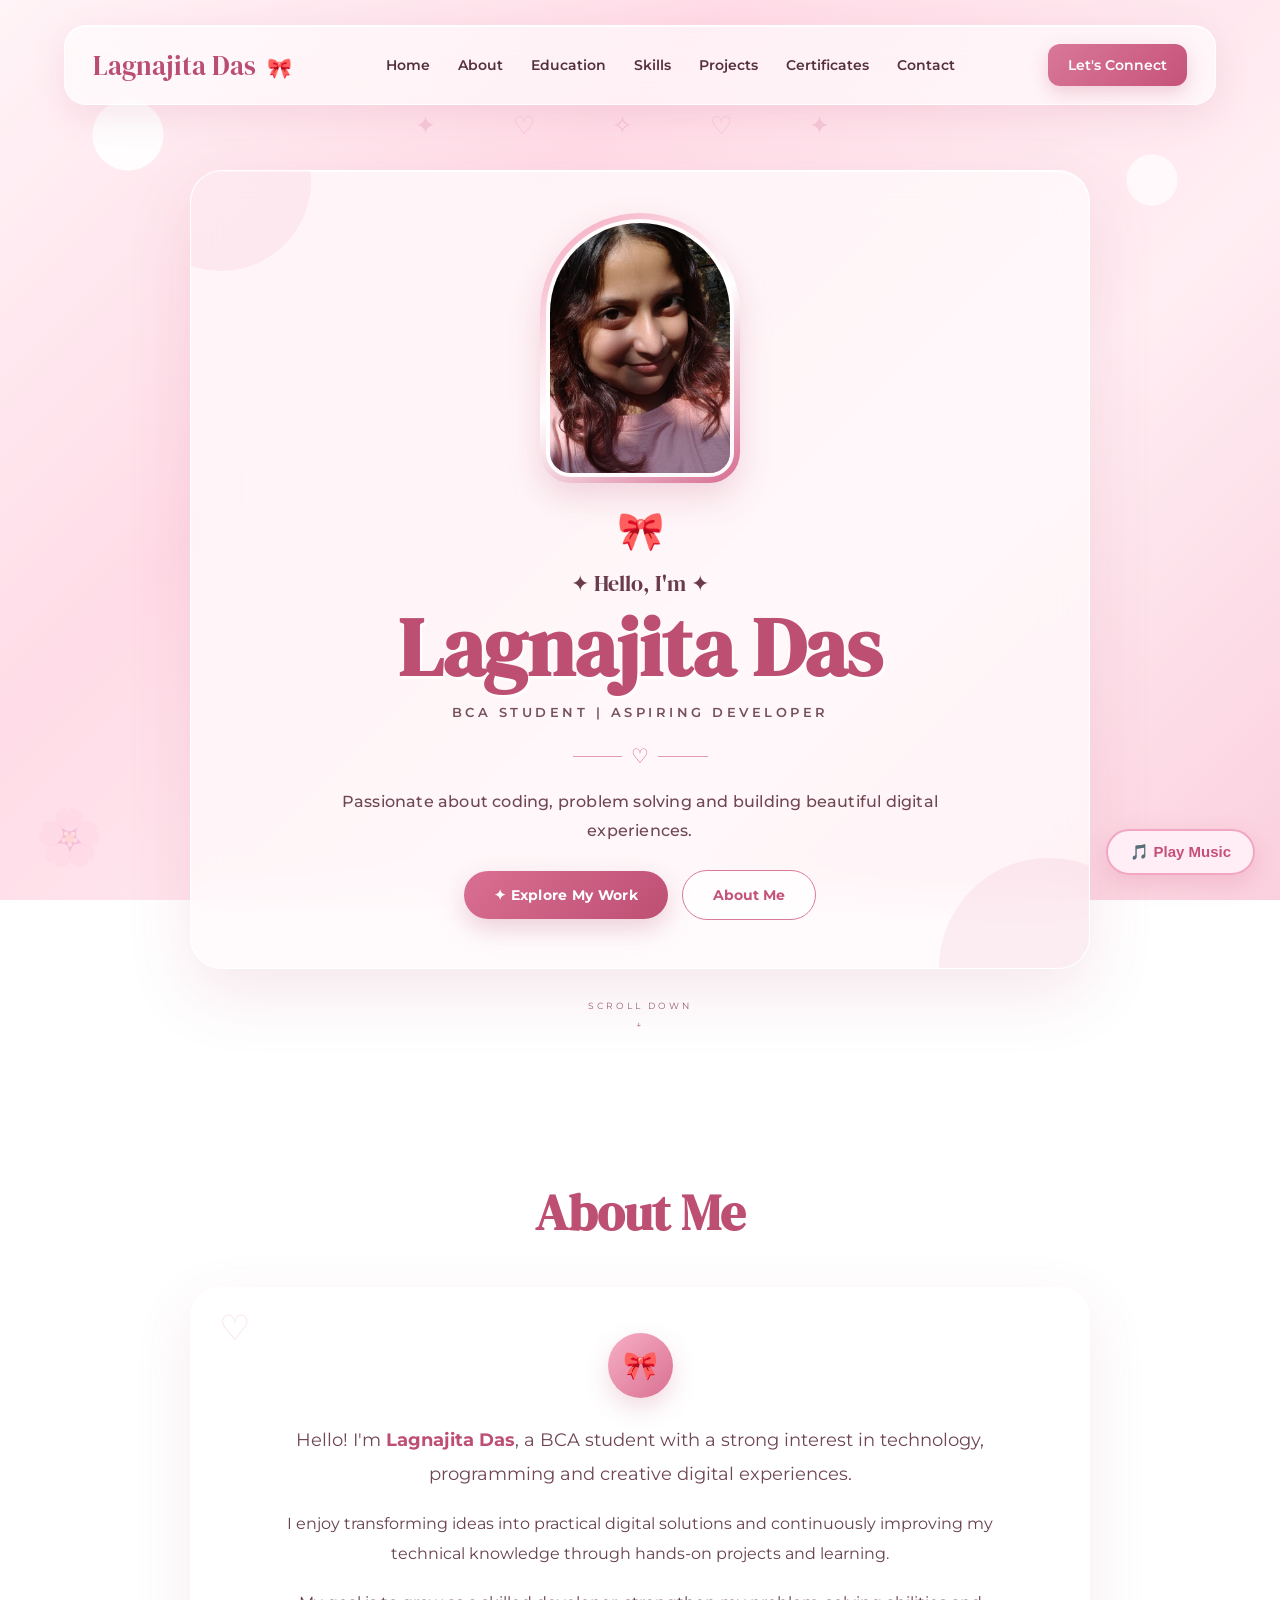
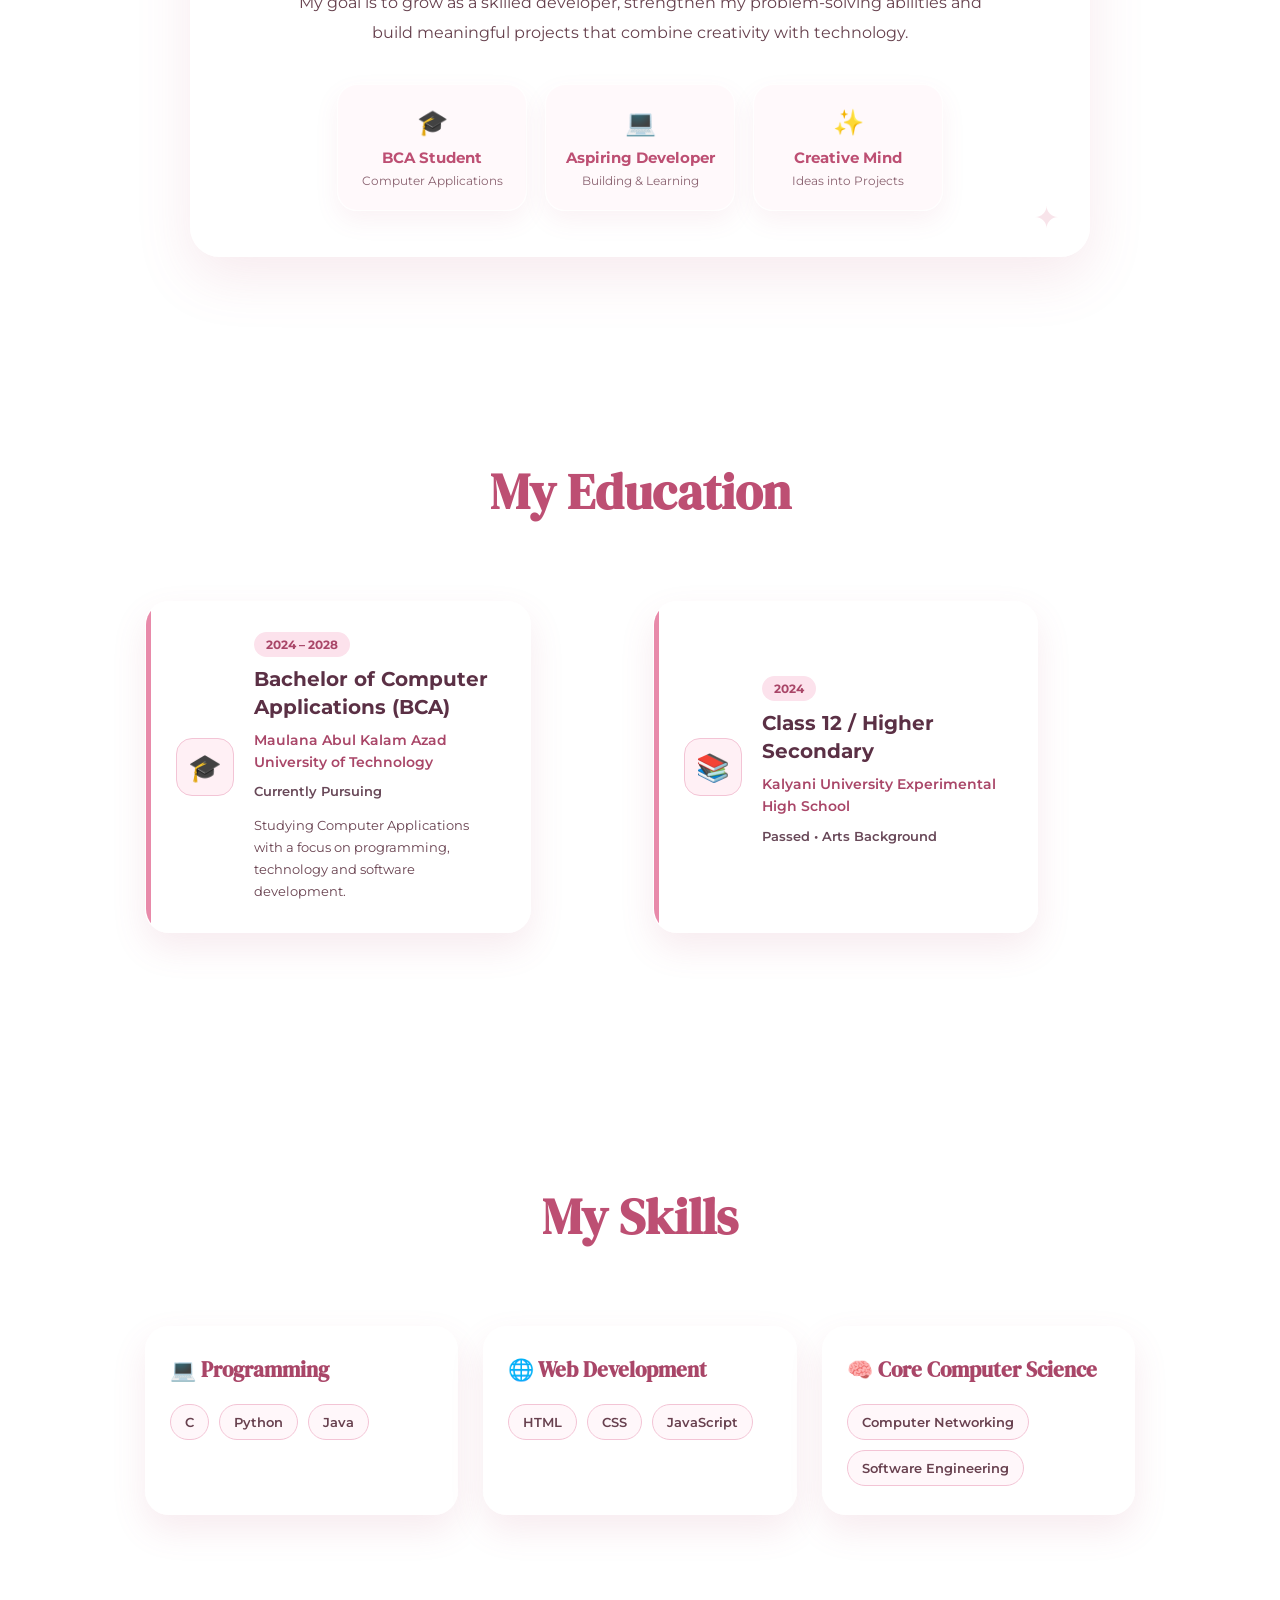
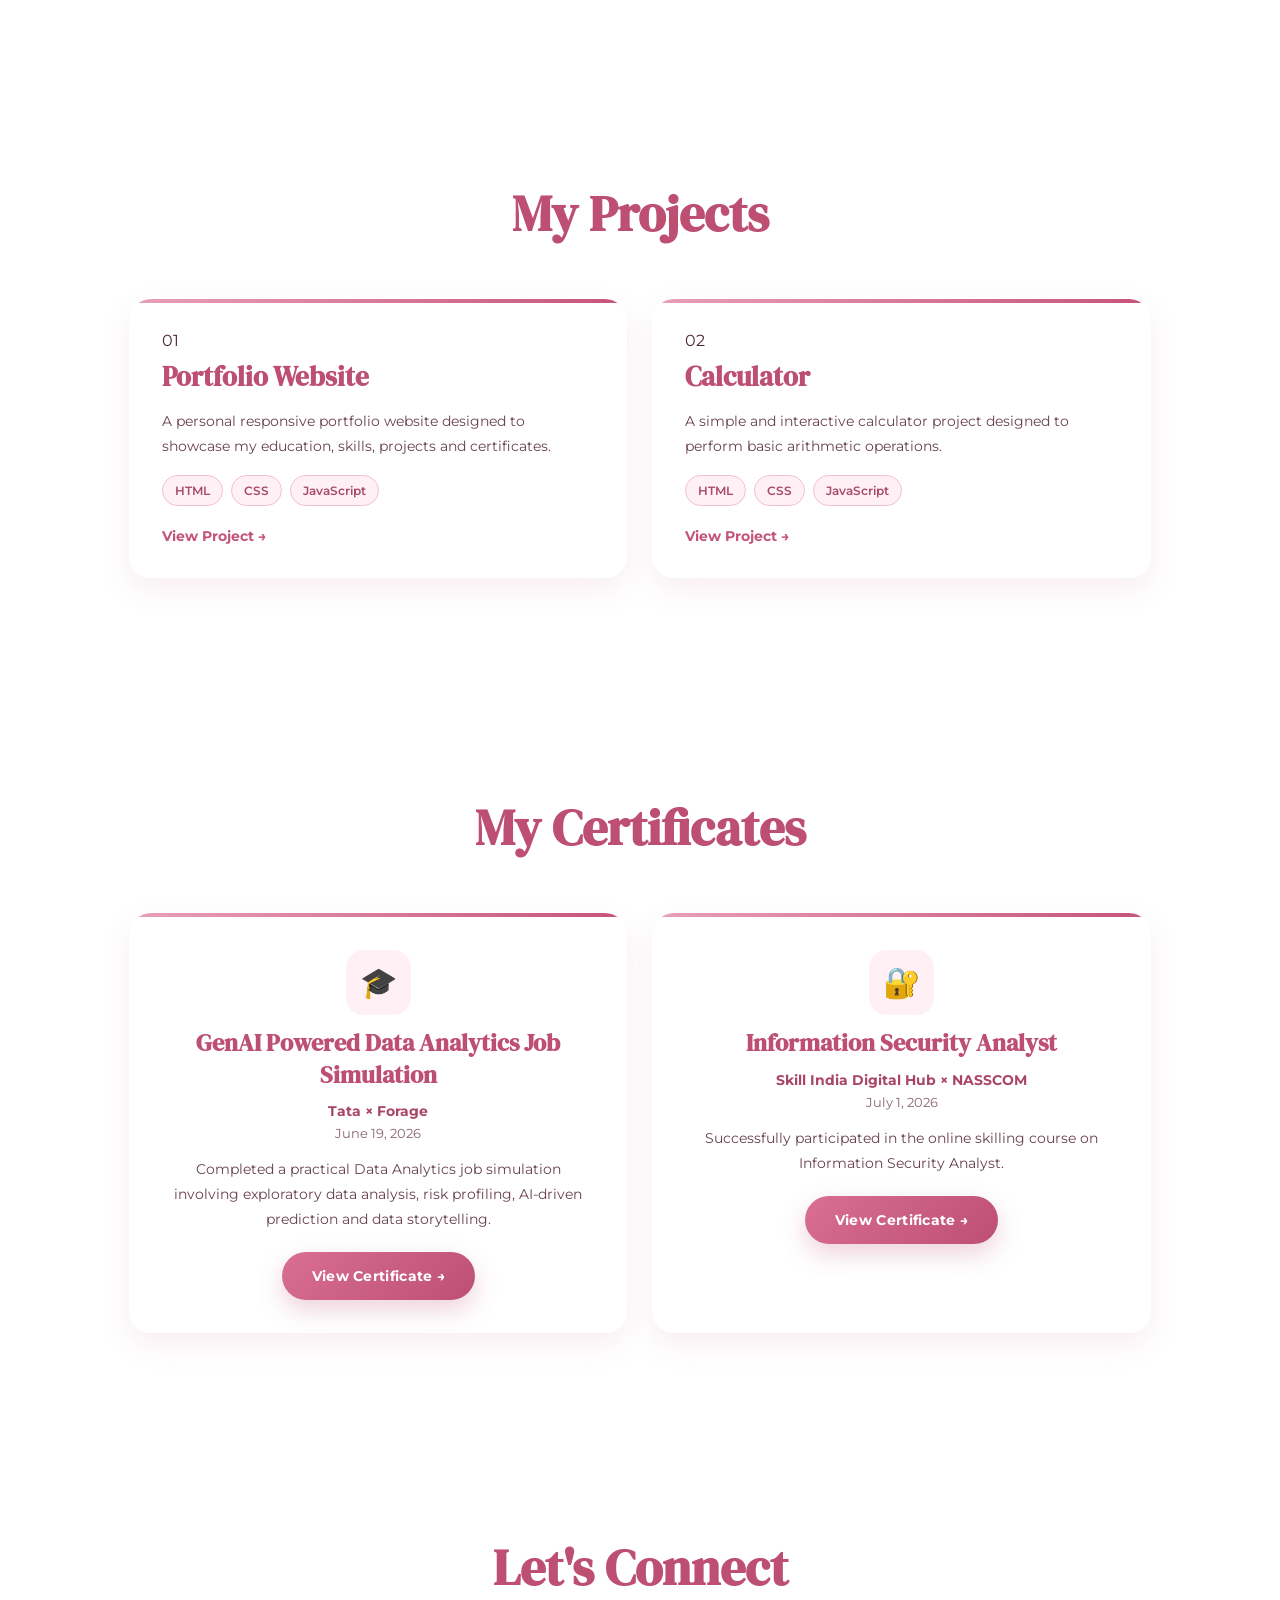
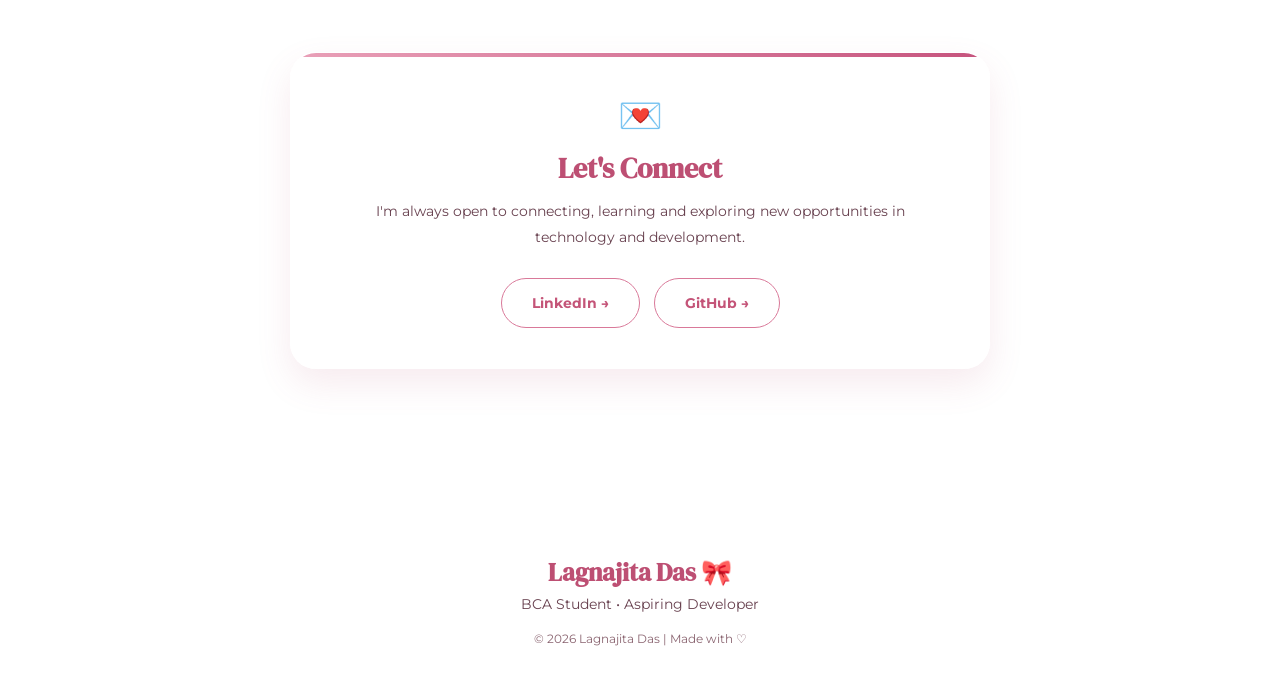
<file: index.html>
<!DOCTYPE html>
<html lang="en">

<head>
    <meta charset="UTF-8">
    <meta name="viewport" content="width=device-width, initial-scale=1.0">

    <title>Lagnajita Das | Portfolio</title>

    <link rel="stylesheet" href="style.css">
</head>

<body>


    <!-- Background Music -->
    <audio id="bgMusic" loop>
        <source src="music.mp3" type="audio/mpeg">
    </audio>

    <button id="musicBtn" class="music-btn">
        🎵 Play Music
    </button>

    <!-- Navigation Bar -->

    <!-- Navigation Bar -->
    <nav class="navbar">

        <div class="logo">
            Lagnajita Das <span>🎀</span>
        </div>

        <div class="nav-links">
            <a href="#home">Home</a>
            <a href="#about">About</a>
	    <a href="#education">Education</a>
            <a href="#skills">Skills</a>
            <a href="#projects">Projects</a>
            <a href="#certificates">Certificates</a>
            <a href="#contact">Contact</a>
        </div>

        <a href="#contact" class="connect-btn">
            Let's Connect
        </a>

    </nav>


    <!-- Home Section -->
    <section id="home" class="hero">

        <div class="hero-card">

		<div class="profile-wrapper">
   			 <img src="profile.jpg" alt="Lagnajita Das" class="profile-photo">
		</div>

            <div class="small-bow">🎀</div>

            <p class="hello">✦ Hello, I'm ✦</p>

            <h1>Lagnajita Das</h1>

            <h2>BCA STUDENT | ASPIRING DEVELOPER</h2>

            <div class="divider">
                ♡
            </div>

            <p class="intro">
                Passionate about coding, problem solving
                and building beautiful digital experiences.
            </p>

            <div class="hero-buttons">

                <a href="#projects" class="primary-btn">
                    ✦ Explore My Work
                </a>

                <a href="#about" class="secondary-btn">
                    About Me
                </a>

            </div>

        </div>

        <div class="scroll">
            SCROLL DOWN
            <br>
            ↓
        </div>

    </section>


   <!-- About Section -->
<section id="about" class="section">

    <h2>About Me</h2>

    <div class="about-card">

        <div class="about-icon">
            🎀
        </div>

        <div class="about-content">

            <p class="about-intro">
                Hello! I'm <strong>Lagnajita Das</strong>, a BCA student
                with a strong interest in technology, programming and
                creative digital experiences.
            </p>

            <p>
                I enjoy transforming ideas into practical digital
                solutions and continuously improving my technical
                knowledge through hands-on projects and learning.
            </p>

            <p>
                My goal is to grow as a skilled developer, strengthen
                my problem-solving abilities and build meaningful
                projects that combine creativity with technology.
            </p>

        </div>

        <div class="about-highlights">

            <div class="about-highlight">
                <span>🎓</span>
                <strong>BCA Student</strong>
                <small>Computer Applications</small>
            </div>

            <div class="about-highlight">
                <span>💻</span>
                <strong>Aspiring Developer</strong>
                <small>Building & Learning</small>
            </div>

            <div class="about-highlight">
                <span>✨</span>
                <strong>Creative Mind</strong>
                <small>Ideas into Projects</small>
            </div>

        </div>

    </div>

</section>

	<!-- Education Section -->

<section id="education" class="section">

    <h2>My Education</h2>

    <div class="education-container">

        <!-- BCA -->
        <div class="education-card">

            <div class="education-icon">
                🎓
            </div>

            <div class="education-content">

                <span class="education-year">
                    2024 – 2028
                </span>

                <h3>Bachelor of Computer Applications (BCA)</h3>

                <p class="education-institute">
                    Maulana Abul Kalam Azad University of Technology
                </p>

                <p class="education-status">
                    Currently Pursuing
                </p>

                <p>
                    Studying Computer Applications with a focus on
                    programming, technology and software development.
                </p>

            </div>

        </div>


        <!-- Higher Secondary -->
        <div class="education-card">

            <div class="education-icon">
                📚
            </div>

            <div class="education-content">

                <span class="education-year">
                    2024
                </span>

                <h3>Class 12 / Higher Secondary</h3>

                <p class="education-institute">
                    Kalyani University Experimental High School
                </p>

                <p class="education-status">
                    Passed • Arts Background
                </p>

            </div>

        </div>

    </div>

</section>

    <!-- Skills Section -->
    <section id="skills" class="section">

        <h2>My Skills</h2>

        <div class="skills-container">

    <!-- Programming -->
    <div class="skill-group">

        <h3>💻 Programming</h3>

        <div class="skill-list">
            <span>C</span>
            <span>Python</span>
            <span>Java</span>
        </div>

    </div>


    <!-- Web Development -->
    <div class="skill-group">

        <h3>🌐 Web Development</h3>

        <div class="skill-list">
            <span>HTML</span>
            <span>CSS</span>
            <span>JavaScript</span>
        </div>

    </div>


    <!-- Core Computer Science -->
    <div class="skill-group">

        <h3>🧠 Core Computer Science</h3>

        <div class="skill-list">
            <span>Computer Networking</span>
            <span>Software Engineering</span>
        </div>

    </div>

</div>

    </section>


    <!-- Projects Section -->
    <section id="projects" class="section">

        <h2>My Projects</h2>

       <div class="project-container">

    <!-- Portfolio Website -->
    <div class="project-card">

        <div class="project-number">
            01
        </div>

        <h3>Portfolio Website</h3>

        <p>
            A personal responsive portfolio website designed to
            showcase my education, skills, projects and certificates.
        </p>

        <div class="project-tech">
            <span>HTML</span>
            <span>CSS</span>
            <span>JavaScript</span>
        </div>

        <a href="#" class="project-link">
            View Project →
        </a>

    </div>


    <!-- Calculator -->
    <div class="project-card">

        <div class="project-number">
            02
        </div>

        <h3>Calculator</h3>

        <p>
            A simple and interactive calculator project designed
            to perform basic arithmetic operations.
        </p>

        <div class="project-tech">
            <span>HTML</span>
            <span>CSS</span>
            <span>JavaScript</span>
        </div>

        <a href="JavaCalculator/index.html"
           target="_blank"
           class="project-link">
            View Project →
        </a>

    </div>

</div>

    </section>


  <!-- Certificates Section -->
<section id="certificates" class="section">

    <h2>My Certificates</h2>

    <div class="certificate-container">

        <!-- Certificate 1 -->
        <div class="certificate-card">

            <div class="certificate-icon">
                🎓
            </div>

            <h3>GenAI Powered Data Analytics Job Simulation</h3>

            <p class="certificate-issuer">
                Tata × Forage
            </p>

            <p class="certificate-date">
                June 19, 2026
            </p>

            <p>
                Completed a practical Data Analytics job simulation
                involving exploratory data analysis, risk profiling,
                AI-driven prediction and data storytelling.
            </p>

            <a href="certificates/tata-forage.png"
               target="_blank"
               class="primary-btn">
                View Certificate →
            </a>

        </div>


        <!-- Certificate 2 -->
        <div class="certificate-card">

            <div class="certificate-icon">
                🔐
            </div>

            <h3>Information Security Analyst</h3>

            <p class="certificate-issuer">
                Skill India Digital Hub × NASSCOM
            </p>

            <p class="certificate-date">
                July 1, 2026
            </p>

            <p>
                Successfully participated in the online skilling
                course on Information Security Analyst.
            </p>

            <a href="certificates/information-security-analyst.pdf"
               target="_blank"
               class="primary-btn">
                View Certificate →
            </a>

        </div>

    </div>

</section>
   <!-- Contact Section -->
<section id="contact" class="section">

    <h2>Let's Connect</h2>

    <div class="contact-card">

        <div class="contact-icon">
            💌
        </div>

        <h3>Let's Connect</h3>

        <p>
            I'm always open to connecting, learning and exploring
            new opportunities in technology and development.
        </p>

        <div class="contact-buttons">

            <a href="https://www.linkedin.com/in/lagnajita-das-4600a92b2"
   target="_blank"
   class="secondary-btn">
    LinkedIn →
</a>

<a href="https://github.com/lagnajitadas"
   target="_blank"
   class="secondary-btn">
    GitHub →
</a>
        </div>

    </div>

</section>


    <!-- Footer -->
<footer>

    <div class="footer-content">

        <p class="footer-name">
            Lagnajita Das 🎀
        </p>

        <p class="footer-text">
            BCA Student • Aspiring Developer
        </p>

        <p class="footer-copy">
            © 2026 Lagnajita Das | Made with ♡
        </p>

    </div>

</footer>
    
    <!-- Music Control -->
<script>
    const music = document.getElementById("bgMusic");
    const musicBtn = document.getElementById("musicBtn");

    musicBtn.addEventListener("click", async function () {
        try {
            if (music.paused) {
                await music.play();
                musicBtn.textContent = "🎀 Music On";
            } else {
                music.pause();
                musicBtn.textContent = "🎵 Play Music";
            }
        } catch (error) {
            console.error("Music could not play:", error);
            musicBtn.textContent = "❌ Music Error";
        }
    });
	</script>


</body>

</html>
</file>
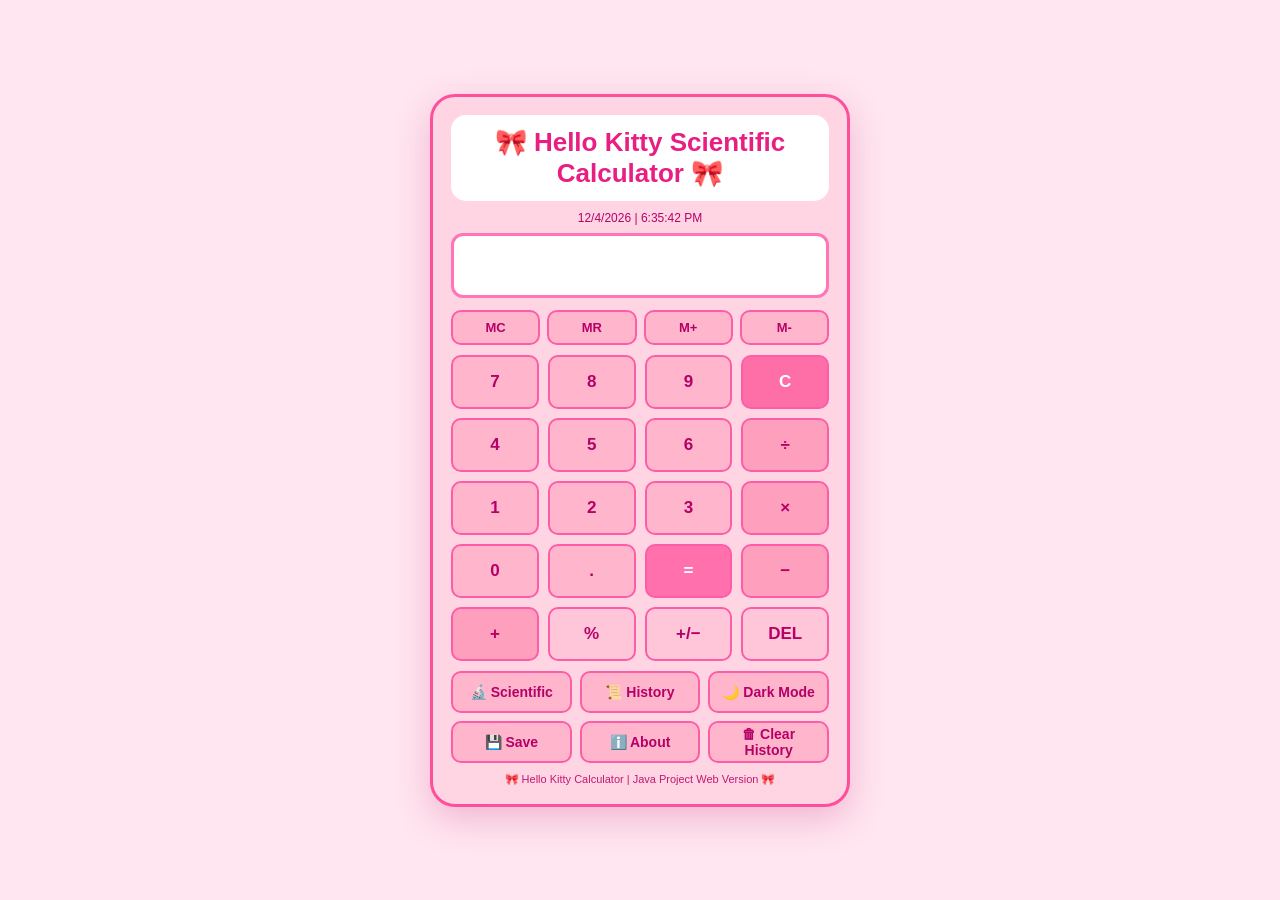
<file: JavaCalculator/index.html>
<!DOCTYPE html>
<html lang="en">
<head>
<meta charset="UTF-8">
<meta name="viewport" content="width=device-width, initial-scale=1.0">

<title>Hello Kitty Scientific Calculator</title>

<style>
* {
    box-sizing: border-box;
}

body {
    margin: 0;
    min-height: 100vh;
    display: flex;
    justify-content: center;
    align-items: center;
    background: #ffe6f0;
    font-family: Arial, sans-serif;
    transition: 0.3s;
}

body.dark {
    background: #18151a;
}

.calculator {
    width: 420px;
    max-width: 95%;
    padding: 18px;
    border-radius: 25px;
    background: #ffd5e3;
    border: 3px solid #ff4f9a;
    box-shadow: 0 12px 35px rgba(200, 40, 120, 0.25);
}

body.dark .calculator {
    background: #29242b;
    border-color: #ff70ad;
}

.title {
    text-align: center;
    font-size: 26px;
    font-weight: bold;
    color: #e91e83;
    background: white;
    padding: 12px;
    border-radius: 15px;
    margin-bottom: 10px;
}

body.dark .title {
    background: #403941;
    color: #ff8fbe;
}

#dateTime {
    text-align: center;
    font-size: 12px;
    color: #b50067;
    margin-bottom: 8px;
}

body.dark #dateTime {
    color: #ffb0ce;
}

#display {
    width: 100%;
    height: 65px;
    border: 3px solid #ff75b5;
    border-radius: 12px;
    background: white;
    color: #b50067;
    font-size: 27px;
    text-align: right;
    padding: 10px;
    outline: none;
    margin-bottom: 12px;
}

body.dark #display {
    background: #18151a;
    color: #ffffff;
    border-color: #ff70ad;
}

.memory {
    display: grid;
    grid-template-columns: repeat(4, 1fr);
    gap: 7px;
    margin-bottom: 10px;
}

.memory button {
    height: 35px;
    font-size: 13px;
}

.buttons {
    display: grid;
    grid-template-columns: repeat(4, 1fr);
    gap: 9px;
}

button {
    height: 54px;
    border: 2px solid #ff5ca8;
    border-radius: 10px;
    background: #ffb6cc;
    color: #b50067;
    font-size: 17px;
    font-weight: bold;
    cursor: pointer;
    transition: 0.15s;
}

button:hover {
    background: #ff8fba;
    transform: scale(1.03);
}

button:active {
    transform: scale(0.96);
}

.operator {
    background: #ff9fbe;
}

.special {
    background: #ffc5d9;
}

.clear {
    background: #ff6fa7;
    color: white;
}

.equals {
    background: #ff70ad;
    color: white;
}

.menu {
    display: grid;
    grid-template-columns: repeat(3, 1fr);
    gap: 8px;
    margin-top: 10px;
}

.menu button {
    height: 42px;
    font-size: 14px;
}

.scientific {
    display: none;
    margin-top: 10px;
}

.scientific.active {
    display: block;
}

.scientific-title {
    text-align: center;
    font-weight: bold;
    color: #d41472;
    margin: 10px 0;
}

.scientific-grid {
    display: grid;
    grid-template-columns: repeat(4, 1fr);
    gap: 9px;
}

.history {
    display: none;
    margin-top: 12px;
    background: white;
    border-radius: 12px;
    padding: 10px;
    max-height: 180px;
    overflow-y: auto;
}

.history.active {
    display: block;
}

body.dark .history {
    background: #18151a;
    color: white;
}

.history h3 {
    margin: 0 0 8px;
    color: #d41472;
}

.history-item {
    padding: 5px;
    border-bottom: 1px solid #ffb6cc;
    font-size: 13px;
}

.footer {
    text-align: center;
    color: #c21875;
    font-size: 11px;
    margin-top: 10px;
}

body.dark .footer {
    color: #ffb0ce;
}

@media (max-width: 500px) {

    .calculator {
        width: 95%;
        padding: 12px;
    }

    button {
        height: 50px;
        font-size: 15px;
    }
}
</style>
</head>

<body>

<div class="calculator">

    <div class="title">
        🎀 Hello Kitty Scientific Calculator 🎀
    </div>

    <div id="dateTime"></div>

    <input type="text" id="display" readonly>

    <!-- MEMORY -->

    <div class="memory">

        <button onclick="memoryClear()">MC</button>
        <button onclick="memoryRecall()">MR</button>
        <button onclick="memoryAdd()">M+</button>
        <button onclick="memorySubtract()">M-</button>

    </div>

    <!-- NORMAL CALCULATOR -->

    <div class="buttons">

        <button onclick="appendValue('7')">7</button>
        <button onclick="appendValue('8')">8</button>
        <button onclick="appendValue('9')">9</button>
        <button class="clear" onclick="clearDisplay()">C</button>

        <button onclick="appendValue('4')">4</button>
        <button onclick="appendValue('5')">5</button>
        <button onclick="appendValue('6')">6</button>
        <button class="operator" onclick="appendValue('/')">÷</button>

        <button onclick="appendValue('1')">1</button>
        <button onclick="appendValue('2')">2</button>
        <button onclick="appendValue('3')">3</button>
        <button class="operator" onclick="appendValue('*')">×</button>

        <button onclick="appendValue('0')">0</button>
        <button onclick="appendValue('.')">.</button>
        <button class="equals" onclick="calculate()">=</button>
        <button class="operator" onclick="appendValue('-')">−</button>

        <button class="operator" onclick="appendValue('+')">+</button>
        <button class="special" onclick="percentage()">%</button>
        <button class="special" onclick="toggleSign()">+/−</button>
        <button class="special" onclick="deleteLast()">DEL</button>

    </div>

    <!-- SCIENTIFIC -->

    <div id="scientific" class="scientific">

        <div class="scientific-title">
            🔬 Scientific Functions
        </div>

        <div class="scientific-grid">

            <button onclick="squareRoot()">√</button>
            <button onclick="square()">x²</button>
            <button onclick="cube()">x³</button>
            <button onclick="reciprocal()">1/x</button>

            <button onclick="factorial()">n!</button>
            <button onclick="trig('sin')">sin</button>
            <button onclick="trig('cos')">cos</button>
            <button onclick="trig('tan')">tan</button>

            <button onclick="logValue()">log</button>
            <button onclick="lnValue()">ln</button>
            <button onclick="appendValue(Math.PI)">π</button>
            <button onclick="appendValue(Math.E)">e</button>

        </div>

    </div>

    <!-- MENU -->

    <div class="menu">

        <button onclick="toggleScientific()">
            🔬 Scientific
        </button>

        <button onclick="toggleHistory()">
            📜 History
        </button>

        <button onclick="toggleDarkMode()">
            🌙 Dark Mode
        </button>

        <button onclick="saveHistory()">
            💾 Save
        </button>

        <button onclick="showAbout()">
            ℹ️ About
        </button>

        <button onclick="clearHistory()">
            🗑 Clear History
        </button>

    </div>

    <!-- HISTORY -->

    <div id="history" class="history">

        <h3>📜 Calculation History</h3>

        <div id="historyList">
            No calculations yet.
        </div>

    </div>

    <div class="footer">
        🎀 Hello Kitty Calculator | Java Project Web Version 🎀
    </div>

</div>

<script>

const display = document.getElementById("display");

const historyList = document.getElementById("historyList");

let history = [];

let memory = 0;


/* =========================
   BASIC CALCULATOR
========================= */

function appendValue(value) {

    display.value += value;

}


function clearDisplay() {

    display.value = "";

}


function deleteLast() {

    display.value = display.value.slice(0, -1);

}


function calculate() {

    try {

        if (display.value.trim() === "") {
            return;
        }

        let expression = display.value;

        let result = Function(
            '"use strict"; return (' + expression + ')'
        )();

        if (!isFinite(result)) {

            display.value = "Error";

            return;
        }

        result = Number(result.toFixed(10));

        addHistory(expression + " = " + result);

        display.value = result;

    }

    catch {

        display.value = "Error";

    }

}


function percentage() {

    let value = Number(display.value);

    display.value = value / 100;

}


function toggleSign() {

    let value = Number(display.value);

    display.value = value * -1;

}


/* =========================
   SCIENTIFIC
========================= */

function squareRoot() {

    let value = Number(display.value);

    if (value < 0) {

        display.value = "Error";

        return;

    }

    let result = Math.sqrt(value);

    display.value = formatResult(result);

    addHistory("√" + value + " = " + display.value);

}


function square() {

    let value = Number(display.value);

    let result = value * value;

    display.value = formatResult(result);

    addHistory(value + "² = " + display.value);

}


function cube() {

    let value = Number(display.value);

    let result = value * value * value;

    display.value = formatResult(result);

    addHistory(value + "³ = " + display.value);

}


function reciprocal() {

    let value = Number(display.value);

    if (value === 0) {

        display.value = "Error";

        return;

    }

    let result = 1 / value;

    display.value = formatResult(result);

    addHistory("1/" + value + " = " + display.value);

}


function factorial() {

    let value = Number(display.value);

    if (value < 0 || !Number.isInteger(value)) {

        display.value = "Error";

        return;

    }

    let result = 1;

    for (let i = 1; i <= value; i++) {

        result *= i;

    }

    display.value = result;

    addHistory(value + "! = " + result);

}


function trig(type) {

    let value = Number(display.value);

    let radians = value * Math.PI / 180;

    let result;

    if (type === "sin") {

        result = Math.sin(radians);

    }

    else if (type === "cos") {

        result = Math.cos(radians);

    }

    else {

        result = Math.tan(radians);

    }

    result = Number(result.toFixed(10));

    display.value = result;

    addHistory(type + "(" + value + ") = " + result);

}


function logValue() {

    let value = Number(display.value);

    if (value <= 0) {

        display.value = "Error";

        return;

    }

    let result = Math.log10(value);

    display.value = formatResult(result);

    addHistory("log(" + value + ") = " + display.value);

}


function lnValue() {

    let value = Number(display.value);

    if (value <= 0) {

        display.value = "Error";

        return;

    }

    let result = Math.log(value);

    display.value = formatResult(result);

    addHistory("ln(" + value + ") = " + display.value);

}


/* =========================
   FORMAT
========================= */

function formatResult(value) {

    return Number(value.toFixed(10));

}


/* =========================
   SCIENTIFIC TOGGLE
========================= */

function toggleScientific() {

    const scientific =
        document.getElementById("scientific");

    scientific.classList.toggle("active");

}


/* =========================
   HISTORY
========================= */

function addHistory(text) {

    history.unshift(text);

    if (history.length > 50) {

        history.pop();

    }

    updateHistory();

}


function updateHistory() {

    if (history.length === 0) {

        historyList.innerHTML =
            "No calculations yet.";

        return;

    }

    historyList.innerHTML = "";

    history.forEach(item => {

        const div =
            document.createElement("div");

        div.className = "history-item";

        div.textContent = item;

        historyList.appendChild(div);

    });

}


function toggleHistory() {

    document
        .getElementById("history")
        .classList.toggle("active");

}


function clearHistory() {

    history = [];

    updateHistory();

}


/* =========================
   SAVE HISTORY
========================= */

function saveHistory() {

    if (history.length === 0) {

        alert("No history to save.");

        return;

    }

    const text =
        "Hello Kitty Calculator History\n\n" +
        history.join("\n");

    const blob =
        new Blob([text], {
            type: "text/plain"
        });

    const url =
        URL.createObjectURL(blob);

    const link =
        document.createElement("a");

    link.href = url;

    link.download =
        "calculator-history.txt";

    link.click();

    URL.revokeObjectURL(url);

}


/* =========================
   MEMORY
========================= */

function memoryClear() {

    memory = 0;

}


function memoryRecall() {

    display.value = memory;

}


function memoryAdd() {

    memory += Number(display.value || 0);

}


function memorySubtract() {

    memory -= Number(display.value || 0);

}


/* =========================
   DARK MODE
========================= */

function toggleDarkMode() {

    document.body.classList.toggle("dark");

}


/* =========================
   ABOUT
========================= */

function showAbout() {

    alert(
        "🎀 Hello Kitty Scientific Calculator\n\n" +
        "Version 2.0\n\n" +
        "Built using HTML, CSS & JavaScript\n\n" +
        "Developed by Lagnajita Das"
    );

}


/* =========================
   DATE & TIME
========================= */

function updateDateTime() {

    const now = new Date();

    document.getElementById("dateTime").textContent =
        now.toLocaleDateString() +
        " | " +
        now.toLocaleTimeString();

}

setInterval(updateDateTime, 1000);

updateDateTime();


/* =========================
   KEYBOARD SUPPORT
========================= */

document.addEventListener(
    "keydown",
    function(event) {

        const key = event.key;

        if (
            (key >= "0" && key <= "9") ||
            key === "+" ||
            key === "-" ||
            key === "*" ||
            key === "/" ||
            key === "."
        ) {

            appendValue(key);

        }

        else if (key === "Enter") {

            calculate();

        }

        else if (key === "Backspace") {

            deleteLast();

        }

        else if (key === "Escape") {

            clearDisplay();

        }

    }
);

</script>

</body>
</html>
</file>
<file: style.css>
/* =========================================
   LAGNAJITA DAS - PINK PORTFOLIO
   ========================================= */

/* ---------- Google Fonts ---------- */

@import url('https://fonts.googleapis.com/css2?family=DM+Serif+Display&family=Montserrat:wght@400;500;600;700&display=swap');


/* ---------- Basic Reset ---------- */

* {
    margin: 0;
    padding: 0;
    box-sizing: border-box;
    scroll-behavior: smooth;
}

html {
    scroll-behavior: smooth;
}

body {
    font-family: 'Montserrat', sans-serif;
    color: #4a2935;
    background:
        radial-gradient(circle at 10% 15%, rgba(255, 255, 255, 0.9) 0 35px, transparent 36px),
        radial-gradient(circle at 90% 20%, rgba(255, 255, 255, 0.7) 0 25px, transparent 26px),
        linear-gradient(135deg, #fff4f7, #ffdce7, #ffeef3, #fbd0de);
    background-attachment: fixed;
    min-height: 100vh;
}


/* ---------- Decorative Background ---------- */

body::before {
    content: "✦     ♡          ✧        ♡     ✦";
    position: fixed;
    top: 110px;
    left: 0;
    width: 100%;
    text-align: center;
    font-size: 25px;
    letter-spacing: 35px;
    color: rgba(202, 91, 127, 0.18);
    pointer-events: none;
    z-index: -1;
}

body::after {
    content: "🌸";
    position: fixed;
    bottom: 30px;
    left: 35px;
    font-size: 55px;
    opacity: 0.15;
    pointer-events: none;
    z-index: -1;
}


/* ---------- Navigation ---------- */

.navbar {
    width: 90%;
    max-width: 1250px;
    margin: 25px auto 0;

    padding: 18px 28px;

    display: flex;
    align-items: center;
    justify-content: space-between;

    background: rgba(255, 255, 255, 0.58);
    border: 1px solid rgba(255, 255, 255, 0.85);
    border-radius: 22px;

    box-shadow:
        0 10px 35px rgba(190, 92, 125, 0.14),
        inset 0 1px 0 rgba(255, 255, 255, 0.9);

    backdrop-filter: blur(15px);

    position: sticky;
    top: 18px;
    z-index: 1000;
}


/* ---------- Logo ---------- */

.logo {
    font-family: 'DM Serif Display', serif;
    font-size: 27px;
    color: #b94d73;
    white-space: nowrap;
}

.logo span {
    font-size: 20px;
    margin-left: 5px;
}


/* ---------- Navigation Links ---------- */

.nav-links {
    display: flex;
    gap: 28px;
}

.nav-links a {
    text-decoration: none;
    color: #55313d;
    font-size: 14px;
    font-weight: 600;

    transition: 0.3s ease;
}

.nav-links a:hover {
    color: #cf5f86;
    transform: translateY(-2px);
}


/* ---------- Connect Button ---------- */

.connect-btn {
    text-decoration: none;
    color: white;

    background: linear-gradient(
        135deg,
        #d97899,
        #c65379
    );

    padding: 12px 20px;
    border-radius: 12px;

    font-size: 14px;
    font-weight: 600;

    box-shadow: 0 7px 18px rgba(198, 83, 121, 0.25);

    transition: 0.3s ease;
}

.connect-btn:hover {
    transform: translateY(-3px);
    box-shadow: 0 10px 25px rgba(198, 83, 121, 0.35);
}


/* ---------- Hero Section ---------- */

.hero {
    min-height: 90vh;

    display: flex;
    flex-direction: column;
    justify-content: center;
    align-items: center;

    padding: 80px 20px 60px;
}


/* ---------- Hero Card ---------- */

.hero-card {
    width: min(900px, 92%);

    padding: 75px 60px;

    text-align: center;

    background: rgba(255, 250, 252, 0.72);

    border: 1px solid rgba(255, 255, 255, 0.9);

    border-radius: 35px;

    backdrop-filter: blur(20px);

    box-shadow:
        0 25px 70px rgba(186, 76, 113, 0.14),
        inset 0 1px 1px rgba(255, 255, 255, 0.95);

    position: relative;

    overflow: hidden;
}


/* Soft decorative circles */

.hero-card::before {
    content: "";
    position: absolute;

    width: 180px;
    height: 180px;

    background: rgba(246, 163, 190, 0.16);

    border-radius: 50%;

    top: -80px;
    left: -60px;
}

.hero-card::after {
    content: "";
    position: absolute;

    width: 220px;
    height: 220px;

    background: rgba(221, 119, 153, 0.10);

    border-radius: 50%;

    bottom: -110px;
    right: -70px;
}


/* ---------- Bow ---------- */

.small-bow {
    font-size: 45px;
    margin-bottom: 20px;

    animation: floatBow 3s ease-in-out infinite;
}

@keyframes floatBow {

    0%,
    100% {
        transform: translateY(0);
    }

    50% {
        transform: translateY(-7px);
    }
}


/* ---------- Hello Text ---------- */

.hello {
    font-family: 'DM Serif Display', serif;
    font-size: 25px;
    color: #6a3b4a;
    margin-bottom: 12px;
}


/* ---------- Main Heading ---------- */

.hero-card h1 {
    font-family: 'DM Serif Display', serif;

    font-size: clamp(55px, 8vw, 92px);

    color: #bd4f73;

    line-height: 1.05;

    margin-bottom: 22px;

    text-shadow:
        2px 3px 0 rgba(255, 255, 255, 0.7);
}


/* ---------- Subtitle ---------- */

.hero-card h2 {
    font-size: 14px;

    letter-spacing: 4px;

    font-weight: 600;

    color: #76515d;
}


/* ---------- Divider ---------- */

.divider {
    margin: 28px auto;

    width: 150px;

    display: flex;
    justify-content: center;
    align-items: center;

    color: #d46a8d;
    font-size: 22px;

    position: relative;
}

.divider::before,
.divider::after {
    content: "";

    height: 1px;
    width: 55px;

    background: #e59ab3;
}

.divider::before {
    margin-right: 10px;
}

.divider::after {
    margin-left: 10px;
}


/* ---------- Beautiful Introduction ---------- */

.intro {
    max-width: 680px;

    margin: 0 auto;

    font-family: 'Montserrat', sans-serif;

    font-size: 17px;

    font-weight: 500;

    line-height: 1.9;

    color: #704653;

    text-align: center;

    letter-spacing: 0.2px;
}

/* ---------- Premium Hero Buttons ---------- */

.hero-buttons {
    margin-top: 32px;

    display: flex;

    justify-content: center;

    align-items: center;

    gap: 16px;

    flex-wrap: wrap;
}

.primary-btn {
    color: #ffffff;

    background: linear-gradient(
        135deg,
        #d96f92,
        #bd4f73
    );

    padding: 15px 30px;

    border-radius: 50px;

    text-decoration: none;

    font-size: 14px;

    font-weight: 700;

    letter-spacing: 0.3px;

    box-shadow:
        0 10px 25px rgba(189, 79, 115, 0.25);

    transition: all 0.35s ease;
}

.primary-btn:hover {
    transform: translateY(-5px) scale(1.03);

    box-shadow:
        0 15px 32px rgba(189, 79, 115, 0.35);
}

.secondary-btn {
    color: #c45478;

    background: rgba(255, 255, 255, 0.65);

    padding: 15px 30px;

    border-radius: 50px;

    border: 1.5px solid #d97999;

    text-decoration: none;

    font-size: 14px;

    font-weight: 700;

    transition: all 0.35s ease;
}

.secondary-btn:hover {
    color: #ffffff;

    background: linear-gradient(
        135deg,
        #d97999,
        #c45478
    );

    transform: translateY(-5px) scale(1.03);

    box-shadow:
        0 12px 28px rgba(196, 84, 120, 0.25);
}
/* ---------- Scroll Indicator ---------- */

.scroll {
    margin-top: 50px;

    text-align: center;

    font-size: 10px;

    letter-spacing: 4px;

    color: #9a6373;

    line-height: 2.2;
}


/* ---------- Common Sections ---------- */

.section {
    min-height: 70vh;

    padding: 100px 8%;

    display: flex;
    flex-direction: column;

    justify-content: center;
    align-items: center;
}

.section > h2 {
    font-family: 'DM Serif Display', serif;

    font-size: 50px;

    color: #bd4f73;

    margin-bottom: 40px;
}


/* ---------- Section Card ---------- */

.section-card {
    width: min(850px, 95%);

    padding: 40px;

    text-align: center;

    background: rgba(255, 255, 255, 0.55);

    border: 1px solid rgba(255, 255, 255, 0.85);

    border-radius: 25px;

    box-shadow: 0 15px 40px rgba(190, 92, 125, 0.10);

    backdrop-filter: blur(15px);
}

.section-card p {
    font-size: 16px;

    line-height: 1.9;

    margin-bottom: 15px;

    color: #65404d;
}


/* ===== PROFESSIONAL SKILLS ===== */

.skills-container {
    width: min(950px, 95%);

    display: grid;
    grid-template-columns: repeat(3, 1fr);

    gap: 20px;
    margin-top: 10px;
}

.skill-card {
    padding: 24px 20px;

    background: rgba(255, 255, 255, 0.72);
    border: 1px solid rgba(255, 255, 255, 0.95);

    border-radius: 18px;

    color: #6a3048;

    font-size: 16px;
    font-weight: 700;

    text-align: center;

    box-shadow:
        0 10px 28px rgba(190, 92, 125, 0.10);

    transition: all 0.3s ease;

    position: relative;
    overflow: hidden;
}

.skill-card::before {
    content: "✦";

    position: absolute;
    top: 10px;
    right: 14px;

    font-size: 13px;
    color: #e49ab2;

    opacity: 0.7;
}

.skill-card:hover {
    transform: translateY(-7px);

    background: #fff8fb;

    border-color: #efb0c5;

    box-shadow:
        0 16px 35px rgba(190, 92, 125, 0.18);

    color: #bd4f73;
}


/* ===== SKILLS MOBILE ===== */

@media (max-width: 700px) {

    .skills-container {
        grid-template-columns: repeat(2, 1fr);
        gap: 14px;
    }

    .skill-card {
        padding: 20px 12px;
        font-size: 14px;
    }
}

@media (max-width: 430px) {

    .skills-container {
        grid-template-columns: 1fr;
    }
}

/* ===== PROFESSIONAL PROJECTS ===== */

.project-container {
    width: min(1050px, 95%);

    display: grid;
    grid-template-columns: repeat(2, 1fr);

    gap: 25px;
    margin-top: 10px;
}

.project-card {
    padding: 32px;

    background: rgba(255, 255, 255, 0.72);

    border: 1px solid rgba(255, 255, 255, 0.95);
    border-radius: 22px;

    box-shadow:
        0 12px 30px rgba(190, 92, 125, 0.10);

    transition: all 0.35s ease;

    position: relative;
    overflow: hidden;
}

.project-card::before {
    content: "";

    position: absolute;
    left: 0;
    top: 0;

    width: 100%;
    height: 4px;

    background: linear-gradient(
        90deg,
        #e9a0b8,
        #c6537d
    );
}

.project-card:hover {
    transform: translateY(-8px);

    box-shadow:
        0 20px 42px rgba(190, 92, 125, 0.18);
}

.project-card h3 {
    font-family: 'DM Serif Display', serif;

    font-size: 27px;
    color: #bd4f73;

    margin: 8px 0 14px;
}

.project-card p {
    font-size: 14px;
    line-height: 1.8;

    color: #68414f;

    margin-bottom: 16px;
}

.project-tech {
    display: inline-block;

    padding: 7px 12px;

    background: #fff0f5;
    border: 1px solid #f1c0d0;

    border-radius: 20px;

    color: #a94a6b !important;

    font-size: 12px !important;
    font-weight: 600;

    margin-bottom: 20px !important;
}

.project-card a {
    display: inline-block;

    color: #c45478;

    text-decoration: none;

    font-weight: 700;
    font-size: 14px;

    transition: 0.3s ease;
}

.project-card a:hover {
    color: #9f365b;

    transform: translateX(4px);
}


/* ===== PROJECTS MOBILE ===== */

@media (max-width: 700px) {

    .project-container {
        grid-template-columns: 1fr;
        gap: 18px;
    }

    .project-card {
        padding: 27px 22px;
    }

    .project-card h3 {
        font-size: 24px;
    }
}

/* ===== PROFESSIONAL CONTACT ===== */

#contact .section-card {
    max-width: 750px;
    padding: 45px 35px;

    background: rgba(255, 255, 255, 0.72);

    border: 1px solid rgba(255, 255, 255, 0.95);
    border-radius: 28px;

    box-shadow:
        0 18px 45px rgba(190, 92, 125, 0.12);
}

#contact .section-card p {
    font-size: 16px;
    color: #68414f;
    line-height: 1.8;
}

.contact-buttons {
    margin-top: 28px;

    display: flex;
    justify-content: center;
    align-items: center;

    gap: 14px;
    flex-wrap: wrap;
}

.contact-buttons .primary-btn,
.contact-buttons .secondary-btn {
    min-width: 125px;
    text-align: center;
}

.contact-buttons .primary-btn:hover,
.contact-buttons .secondary-btn:hover {
    transform: translateY(-4px);
}

/* ---------- Footer ---------- */

footer {
    padding: 30px;

    text-align: center;

    background: rgba(255, 255, 255, 0.45);

    border-top: 1px solid rgba(255, 255, 255, 0.8);
}

footer p {
    font-size: 13px;

    color: #875767;
}


/* =========================================
   RESPONSIVE DESIGN
   ========================================= */

@media (max-width: 900px) {

    .navbar {
        flex-wrap: wrap;

        justify-content: center;

        gap: 18px;
    }

    .nav-links {
        order: 3;

        width: 100%;

        justify-content: center;

        flex-wrap: wrap;

        gap: 15px;
    }

    .hero-card {
        padding: 55px 30px;
    }

    .project-container {
        grid-template-columns: 1fr;
    }
}


@media (max-width: 600px) {

    .navbar {
        width: 94%;

        padding: 16px;
    }

    .logo {
        font-size: 23px;
    }

    .connect-btn {
        display: none;
    }

    .hero {
        padding-top: 50px;
    }

    .hero-card {
        width: 95%;

        padding: 45px 20px;

        border-radius: 25px;
    }

    .hero-card h1 {
        font-size: 50px;
    }

    .hero-card h2 {
        font-size: 10px;

        letter-spacing: 2px;
    }

    .intro {
        font-size: 16px;
    }

    .section {
        padding: 80px 5%;
    }

    .section > h2 {
        font-size: 40px;
    }
}
/* ---------- Beautiful Full Profile Photo ---------- */

.profile-wrapper {
    width: 210px;
    height: 285px;

    margin: 0 auto 30px;

    padding: 7px;

    background: linear-gradient(
        145deg,
        #f7a6bd,
        #ffffff,
        #d86b91
    );

    border-radius: 110px 110px 35px 35px;

    box-shadow:
        0 15px 35px rgba(190, 92, 125, 0.25),
        0 0 0 8px rgba(255, 255, 255, 0.35);

    position: relative;
    z-index: 2;

    overflow: hidden;
}

.profile-photo {
    width: 100%;
    height: 100%;

    display: block;

    object-fit: cover;

    object-position: center 20%;

    border-radius: 105px 105px 28px 28px;

    border: 4px solid rgba(255, 255, 255, 0.95);
}
/* ---------- Beautiful About Section ---------- */

.about-card {
    width: min(900px, 92%);

    padding: 45px;

    background: rgba(255, 255, 255, 0.62);

    border: 1px solid rgba(255, 255, 255, 0.9);

    border-radius: 30px;

    backdrop-filter: blur(18px);

    box-shadow:
        0 20px 55px rgba(190, 92, 125, 0.13);

    text-align: center;

    position: relative;

    overflow: hidden;
}

.about-card::before {
    content: "♡";

    position: absolute;

    top: 18px;
    left: 28px;

    font-size: 35px;

    color: rgba(214, 106, 141, 0.18);
}

.about-card::after {
    content: "✦";

    position: absolute;

    right: 30px;
    bottom: 20px;

    font-size: 30px;

    color: rgba(214, 106, 141, 0.18);
}


/* About Icon */

.about-icon {
    width: 65px;
    height: 65px;

    margin: 0 auto 25px;

    display: flex;

    align-items: center;
    justify-content: center;

    border-radius: 50%;

    background: linear-gradient(
        135deg,
        #f7b0c5,
        #d96f92
    );

    box-shadow:
        0 10px 25px rgba(190, 92, 125, 0.22);

    font-size: 28px;
}


/* About Text */

.about-content {
    max-width: 720px;

    margin: auto;
}

.about-content p {
    color: #66404d;

    font-size: 16px;

    line-height: 1.9;

    margin-bottom: 18px;
}

.about-content .about-intro {
    font-size: 18px;

    color: #704653;
}

.about-content strong {
    color: #bd4f73;
}


/* Highlight Cards */

.about-highlights {
    display: flex;

    justify-content: center;

    gap: 18px;

    flex-wrap: wrap;

    margin-top: 35px;
}

.about-highlight {
    min-width: 190px;

    padding: 22px 18px;

    border-radius: 20px;

    background: rgba(255, 247, 250, 0.75);

    border: 1px solid rgba(255, 255, 255, 0.95);

    box-shadow:
        0 10px 25px rgba(190, 92, 125, 0.08);

    transition: all 0.3s ease;

    display: flex;

    flex-direction: column;

    align-items: center;

    gap: 6px;
}

.about-highlight:hover {
    transform: translateY(-7px);

    box-shadow:
        0 16px 32px rgba(190, 92, 125, 0.17);

    background: #fff7fa;
}

.about-highlight span {
    font-size: 25px;

    margin-bottom: 5px;
}

.about-highlight strong {
    color: #bd4f73;

    font-size: 15px;
}

.about-highlight small {
    color: #8a6270;

    font-size: 12px;
}
.music-btn {
    position: fixed;
    bottom: 25px;
    right: 25px;
    z-index: 9999;

    padding: 12px 22px;
    border: 2px solid #f3a6c1;
    border-radius: 30px;

    background: rgba(255, 240, 247, 0.95);
    color: #c64f7a;

    font-size: 15px;
    font-weight: 600;

    cursor: pointer;

    box-shadow: 0 8px 25px rgba(198, 79, 122, 0.2);
    transition: all 0.3s ease;
}
.music-btn:hover {
    transform: translateY(-3px) scale(1.05);
    background: #d45d87;
    color: white;
}


/* ===== PROFESSIONAL CERTIFICATES ===== */

.certificate-container {
    width: min(1050px, 95%);

    display: grid;
    grid-template-columns: repeat(2, 1fr);

    gap: 25px;
    margin-top: 10px;
}

.certificate-card {
    padding: 32px;

    background: rgba(255, 255, 255, 0.76);

    border: 1px solid rgba(255, 255, 255, 0.95);
    border-radius: 22px;

    text-align: center;

    box-shadow:
        0 12px 30px rgba(190, 92, 125, 0.10);

    transition: all 0.35s ease;

    position: relative;
    overflow: hidden;
}

.certificate-card::before {
    content: "";

    position: absolute;
    top: 0;
    left: 0;

    width: 100%;
    height: 4px;

    background: linear-gradient(
        90deg,
        #e9a0b8,
        #c6537d
    );
}

.certificate-card:hover {
    transform: translateY(-8px);

    box-shadow:
        0 20px 42px rgba(190, 92, 125, 0.18);
}

.certificate-icon {
    width: 65px;
    height: 65px;

    margin: 5px auto 18px;

    display: flex;
    align-items: center;
    justify-content: center;

    border-radius: 18px;

    background: #fff0f5;

    font-size: 32px;
}

.certificate-card h3 {
    color: #5b3045;

    font-family: 'DM Serif Display', serif;

    font-size: 23px;
    line-height: 1.4;

    margin-bottom: 12px;
}

.certificate-issuer {
    color: #c45178;

    font-weight: 700;
    font-size: 14px;

    margin-bottom: 6px;
}

.certificate-date {
    color: #8a6b76;

    font-size: 13px;

    margin-bottom: 18px;
}

.certificate-card p:not(.certificate-issuer):not(.certificate-date) {
    color: #604454;

    font-size: 14px;
    line-height: 1.75;

    margin-bottom: 24px;
}

.certificate-card .primary-btn {
    display: inline-block;
}


/* ===== CERTIFICATES MOBILE ===== */

@media (max-width: 700px) {

    .certificate-container {
        grid-template-columns: 1fr;
        gap: 18px;
    }

    .certificate-card {
        padding: 27px 20px;
    }

    .certificate-card h3 {
        font-size: 21px;
    }
}
/* Education Section */

.education-container {
    display: flex;
    justify-content: center;
    margin-top: 30px;
}

.education-card {
    width: 80%;
    max-width: 800px;
    background: rgba(255, 255, 255, 0.75);
    border: 2px solid #f3b6cc;
    border-radius: 25px;
    padding: 30px;
    display: flex;
    align-items: center;
    gap: 25px;
    box-shadow: 0 10px 30px rgba(190, 90, 130, 0.15);
    transition: 0.3s ease;
}

.education-card:hover {
    transform: translateY(-6px);
    box-shadow: 0 15px 35px rgba(190, 90, 130, 0.22);
}

.education-icon {
    font-size: 45px;
    min-width: 70px;
    height: 70px;
    background: #ffe0eb;
    border-radius: 20px;
    display: flex;
    align-items: center;
    justify-content: center;
}

.education-content h3 {
    margin: 0 0 8px;
    color: #5a3042;
    font-size: 22px;
}

.education-status {
    color: #c6537d;
    font-weight: bold;
    margin: 5px 0 12px;
}

.education-content p {
    color: #684858;
    line-height: 1.6;
}
/* ===== PROFESSIONAL HOME SECTION ===== */

.hero {
    min-height: 92vh;
    padding: 65px 20px 45px;
    display: flex;
    flex-direction: column;
    justify-content: center;
    align-items: center;
}

.hero-card {
    width: min(900px, 92%);
    padding: 42px 55px 48px;
    text-align: center;

    background: rgba(255, 250, 252, 0.78);
    border: 1px solid rgba(255, 255, 255, 0.95);
    border-radius: 32px;

    backdrop-filter: blur(20px);

    box-shadow:
        0 25px 65px rgba(186, 76, 113, 0.13),
        inset 0 1px 1px rgba(255, 255, 255, 0.95);

    position: relative;
    overflow: hidden;
}

/* Profile Photo */

.profile-wrapper {
    width: 200px;
    height: 270px;
    margin: 0 auto 24px;
    padding: 6px;

    background: linear-gradient(
        145deg,
        #f4a3bb,
        #ffffff,
        #d76a90
    );

    border-radius: 105px 105px 32px 32px;

    box-shadow:
        0 14px 32px rgba(190, 92, 125, 0.22);

    position: relative;
    z-index: 2;
}

.profile-photo {
    width: 100%;
    height: 100%;
    display: block;

    object-fit: cover;
    object-position: center 20%;

    border-radius: 100px 100px 26px 26px;
    border: 4px solid rgba(255, 255, 255, 0.95);
}

/* Bow */

.small-bow {
    font-size: 38px;
    margin-bottom: 14px;

    animation: floatBow 3s ease-in-out infinite;
}

/* Hello */

.hello {
    font-family: 'DM Serif Display', serif;
    font-size: 22px;
    color: #6a3b4a;
    margin-bottom: 8px;
}

/* Name */

.hero-card h1 {
    font-family: 'DM Serif Display', serif;
    font-size: clamp(52px, 7vw, 82px);
    color: #bd4f73;

    line-height: 1;
    margin: 0 0 16px;

    text-shadow:
        2px 3px 0 rgba(255, 255, 255, 0.75);
}

/* Subtitle */

.hero-card h2 {
    font-size: 13px;
    letter-spacing: 3.5px;
    font-weight: 600;
    color: #76515d;

    margin: 0 0 24px;
}

/* Divider */

.divider {
    margin: 20px auto;

    width: 135px;

    display: flex;
    justify-content: center;
    align-items: center;

    color: #d46a8d;
    font-size: 20px;

    position: relative;
}

.divider::before,
.divider::after {
    content: "";

    height: 1px;
    width: 50px;

    background: #e59ab3;
}

.divider::before {
    margin-right: 9px;
}

.divider::after {
    margin-left: 9px;
}

/* Introduction */

.intro {
    max-width: 650px;
    margin: 0 auto 24px;

    font-family: 'Montserrat', sans-serif;
    font-size: 16px;
    font-weight: 500;

    line-height: 1.8;
    color: #704653;

    text-align: center;
}

/* Hero Buttons */

.hero-buttons {
    margin-top: 24px;

    display: flex;
    justify-content: center;
    align-items: center;

    gap: 14px;
    flex-wrap: wrap;
}

/* Scroll */

.scroll {
    margin-top: 28px;

    text-align: center;

    font-size: 9px;
    letter-spacing: 3px;

    color: #9a6373;
    line-height: 2;
}


/* ===== MOBILE HOME ===== */

@media (max-width: 600px) {

    .hero {
        min-height: auto;
        padding: 45px 15px 35px;
    }

    .hero-card {
        width: 96%;
        padding: 32px 18px 38px;
        border-radius: 25px;
    }

    .profile-wrapper {
        width: 175px;
        height: 235px;
        margin-bottom: 20px;
    }

    .small-bow {
        font-size: 32px;
        margin-bottom: 10px;
    }

    .hello {
        font-size: 20px;
    }

    .hero-card h1 {
        font-size: 48px;
        margin-bottom: 13px;
    }

    .hero-card h2 {
        font-size: 9px;
        letter-spacing: 2px;
        line-height: 1.7;
    }

    .intro {
        font-size: 14px;
        line-height: 1.7;
    }

    .hero-buttons {
        gap: 10px;
    }

    .primary-btn,
    .secondary-btn {
        padding: 13px 22px;
        font-size: 13px;
    }

    .scroll {
        margin-top: 22px;
    }
}.education-institute {
    color: #a94668 !important;
    font-size: 15px;
    font-weight: 600;
    margin: 6px 0 10px;
}
/* ===== PROFESSIONAL SKILLS ===== */

.skills-container {
    width: min(1000px, 92%);
    display: grid;
    grid-template-columns: repeat(3, 1fr);
    gap: 25px;
    margin-top: 35px;
}

.skill-group {
    padding: 28px 24px;
    background: rgba(255, 255, 255, 0.72);
    border: 1px solid rgba(255, 255, 255, 0.95);
    border-radius: 24px;
    box-shadow: 0 15px 35px rgba(190, 92, 125, 0.12);
    transition: 0.3s ease;
}

.skill-group:hover {
    transform: translateY(-7px);
    box-shadow: 0 20px 40px rgba(190, 92, 125, 0.20);
}

.skill-group h3 {
    font-family: 'DM Serif Display', serif;
    color: #a94668;
    font-size: 21px;
    margin-bottom: 20px;
}

.skill-list {
    display: flex;
    flex-wrap: wrap;
    gap: 10px;
}

.skill-list span {
    padding: 9px 14px;
    background: #fff7fa;
    border: 1px solid #f3c4d5;
    border-radius: 50px;
    color: #68414f;
    font-size: 13px;
    font-weight: 600;
    transition: 0.3s ease;
}

.skill-list span:hover {
    background: #f9dce8;
    color: #a94668;
    transform: translateY(-2px);
}


/* ===== SKILLS RESPONSIVE ===== */

@media (max-width: 850px) {

    .skills-container {
        grid-template-columns: repeat(2, 1fr);
    }

}


@media (max-width: 600px) {

    .skills-container {
        grid-template-columns: 1fr;
        width: 90%;
    }

    .skill-group {
        padding: 24px 20px;
    }

}
/* ===== PROFESSIONAL EDUCATION ===== */

.education-container {
    width: min(1000px, 92%);
    display: grid;
    grid-template-columns: repeat(2, 1fr);
    gap: 25px;
    margin: 35px auto 0;
}

.education-card {
    position: relative;
    display: flex;
    gap: 20px;
    padding: 30px;
    background: rgba(255, 255, 255, 0.75);
    border: 1px solid rgba(255, 255, 255, 0.95);
    border-radius: 24px;
    box-shadow: 0 15px 35px rgba(190, 92, 125, 0.12);
    transition: 0.3s ease;
    overflow: hidden;
}

.education-card::before {
    content: "";
    position: absolute;
    left: 0;
    top: 0;
    width: 5px;
    height: 100%;
    background: #e88aaa;
}

.education-card:hover {
    transform: translateY(-7px);
    box-shadow: 0 20px 40px rgba(190, 92, 125, 0.20);
}

.education-icon {
    min-width: 58px;
    height: 58px;
    display: flex;
    align-items: center;
    justify-content: center;
    background: #fff0f5;
    border: 1px solid #f3c4d5;
    border-radius: 16px;
    font-size: 27px;
}

.education-content {
    flex: 1;
}

.education-year {
    display: inline-block;
    margin-bottom: 8px;
    padding: 5px 12px;
    background: #fce2ec;
    border-radius: 50px;
    color: #a94668;
    font-size: 12px;
    font-weight: 700;
}

.education-content h3 {
    color: #5b3045;
    font-size: 20px;
    line-height: 1.4;
    margin-bottom: 8px;
}

.education-institute {
    color: #a94668 !important;
    font-size: 14px;
    font-weight: 600;
    line-height: 1.6;
    margin-bottom: 8px;
}

.education-status {
    color: #777;
    font-size: 13px;
    font-weight: 600;
    margin-bottom: 12px;
}

.education-content p:not(.education-institute):not(.education-status) {
    color: #68414f;
    font-size: 13px;
    line-height: 1.7;
}


/* ===== EDUCATION RESPONSIVE ===== */

@media (max-width: 850px) {

    .education-container {
        grid-template-columns: 1fr;
    }

}


@media (max-width: 600px) {

    .education-container {
        width: 90%;
    }

    .education-card {
        padding: 24px 20px;
        gap: 15px;
    }

    .education-icon {
        min-width: 50px;
        height: 50px;
        font-size: 23px;
    }

    .education-content h3 {
        font-size: 18px;
    }

}
/* ===== PROJECT TECH TAGS FIX ===== */

.project-tech {
    display: flex !important;
    flex-wrap: wrap;
    gap: 8px;
    padding: 0;
    background: transparent;
    border: none;
    margin-bottom: 20px !important;
}

.project-tech span {
    padding: 7px 12px;
    background: #fff0f5;
    border: 1px solid #f1c0d0;
    border-radius: 20px;
    color: #a94a6b;
    font-size: 12px;
    font-weight: 600;
}
/* ===== PROFESSIONAL CERTIFICATES ===== */

.certificate-container {
    width: min(1050px, 95%);
    display: grid;
    grid-template-columns: repeat(2, 1fr);
    gap: 25px;
    margin: 10px auto 0;
}

.certificate-card {
    padding: 32px;
    background: rgba(255, 255, 255, 0.75);
    border: 1px solid rgba(255, 255, 255, 0.95);
    border-radius: 22px;
    box-shadow: 0 12px 30px rgba(190, 92, 125, 0.10);
    position: relative;
    overflow: hidden;
    transition: 0.35s ease;
}

.certificate-card::before {
    content: "";
    position: absolute;
    left: 0;
    top: 0;
    width: 100%;
    height: 4px;
    background: linear-gradient(90deg, #e9a0b8, #c6537d);
}

.certificate-card:hover {
    transform: translateY(-8px);
    box-shadow: 0 20px 42px rgba(190, 92, 125, 0.18);
}

.certificate-icon {
    font-size: 30px;
    margin-bottom: 12px;
}

.certificate-card h3 {
    font-family: 'DM Serif Display', serif;
    font-size: 24px;
    line-height: 1.3;
    color: #bd4f73;
    margin: 8px 0 12px;
}

.certificate-issuer {
    color: #a94668;
    font-weight: 700;
    font-size: 14px;
    margin-bottom: 5px;
}

.certificate-date {
    color: #8a6470;
    font-size: 13px;
    margin-bottom: 16px;
}

.certificate-card > p:not(.certificate-issuer):not(.certificate-date) {
    color: #68414f;
    font-size: 14px;
    line-height: 1.8;
    margin-bottom: 20px;
}


/* Mobile */
@media (max-width: 700px) {

    .certificate-container {
        grid-template-columns: 1fr;
        gap: 18px;
    }

    .certificate-card {
        padding: 27px 22px;
    }

    .certificate-card h3 {
        font-size: 22px;
    }
}
/* ===== PROFESSIONAL CONTACT ===== */

.contact-card {
    width: min(700px, 90%);
    margin: 10px auto 0;
    padding: 40px 35px;
    text-align: center;
    background: rgba(255, 255, 255, 0.75);
    border: 1px solid rgba(255, 255, 255, 0.95);
    border-radius: 26px;
    box-shadow: 0 15px 35px rgba(190, 92, 125, 0.12);
    position: relative;
    overflow: hidden;
}

.contact-card::before {
    content: "";
    position: absolute;
    top: 0;
    left: 0;
    width: 100%;
    height: 4px;
    background: linear-gradient(90deg, #e9a0b8, #c6537d);
}

.contact-icon {
    font-size: 36px;
    margin-bottom: 12px;
}

.contact-card h3 {
    font-family: 'DM Serif Display', serif;
    font-size: 28px;
    color: #bd4f73;
    margin-bottom: 12px;
}

.contact-card p {
    max-width: 550px;
    margin: 0 auto 25px;
    color: #68414f;
    font-size: 14px;
    line-height: 1.8;
}

.contact-buttons {
    display: flex;
    justify-content: center;
    gap: 14px;
    flex-wrap: wrap;
}

.contact-buttons a {
    min-width: 130px;
    text-align: center;
}


/* Mobile */
@media (max-width: 600px) {

    .contact-card {
        padding: 32px 22px;
    }

    .contact-card h3 {
        font-size: 25px;
    }

    .contact-buttons {
        flex-direction: column;
        align-items: center;
    }

    .contact-buttons a {
        width: 100%;
        max-width: 220px;
    }
}
/* ===== PROFESSIONAL FOOTER ===== */

footer {
    margin-top: 40px;
    padding: 45px 20px;
    text-align: center;
    background: rgba(255, 255, 255, 0.65);
    border-top: 1px solid rgba(255, 255, 255, 0.9);
}

.footer-content {
    max-width: 700px;
    margin: auto;
}

.footer-name {
    font-family: 'DM Serif Display', serif;
    font-size: 25px;
    font-weight: 700;
    color: #bd4f73;
    margin-bottom: 6px;
}

.footer-text {
    color: #68414f;
    font-size: 14px;
    margin-bottom: 18px;
}

.footer-copy {
    color: #8a6470;
    font-size: 12px;
}


/* Mobile */
@media (max-width: 600px) {

    footer {
        padding: 35px 20px;
    }

    .footer-name {
        font-size: 22px;
    }
}
</file>
